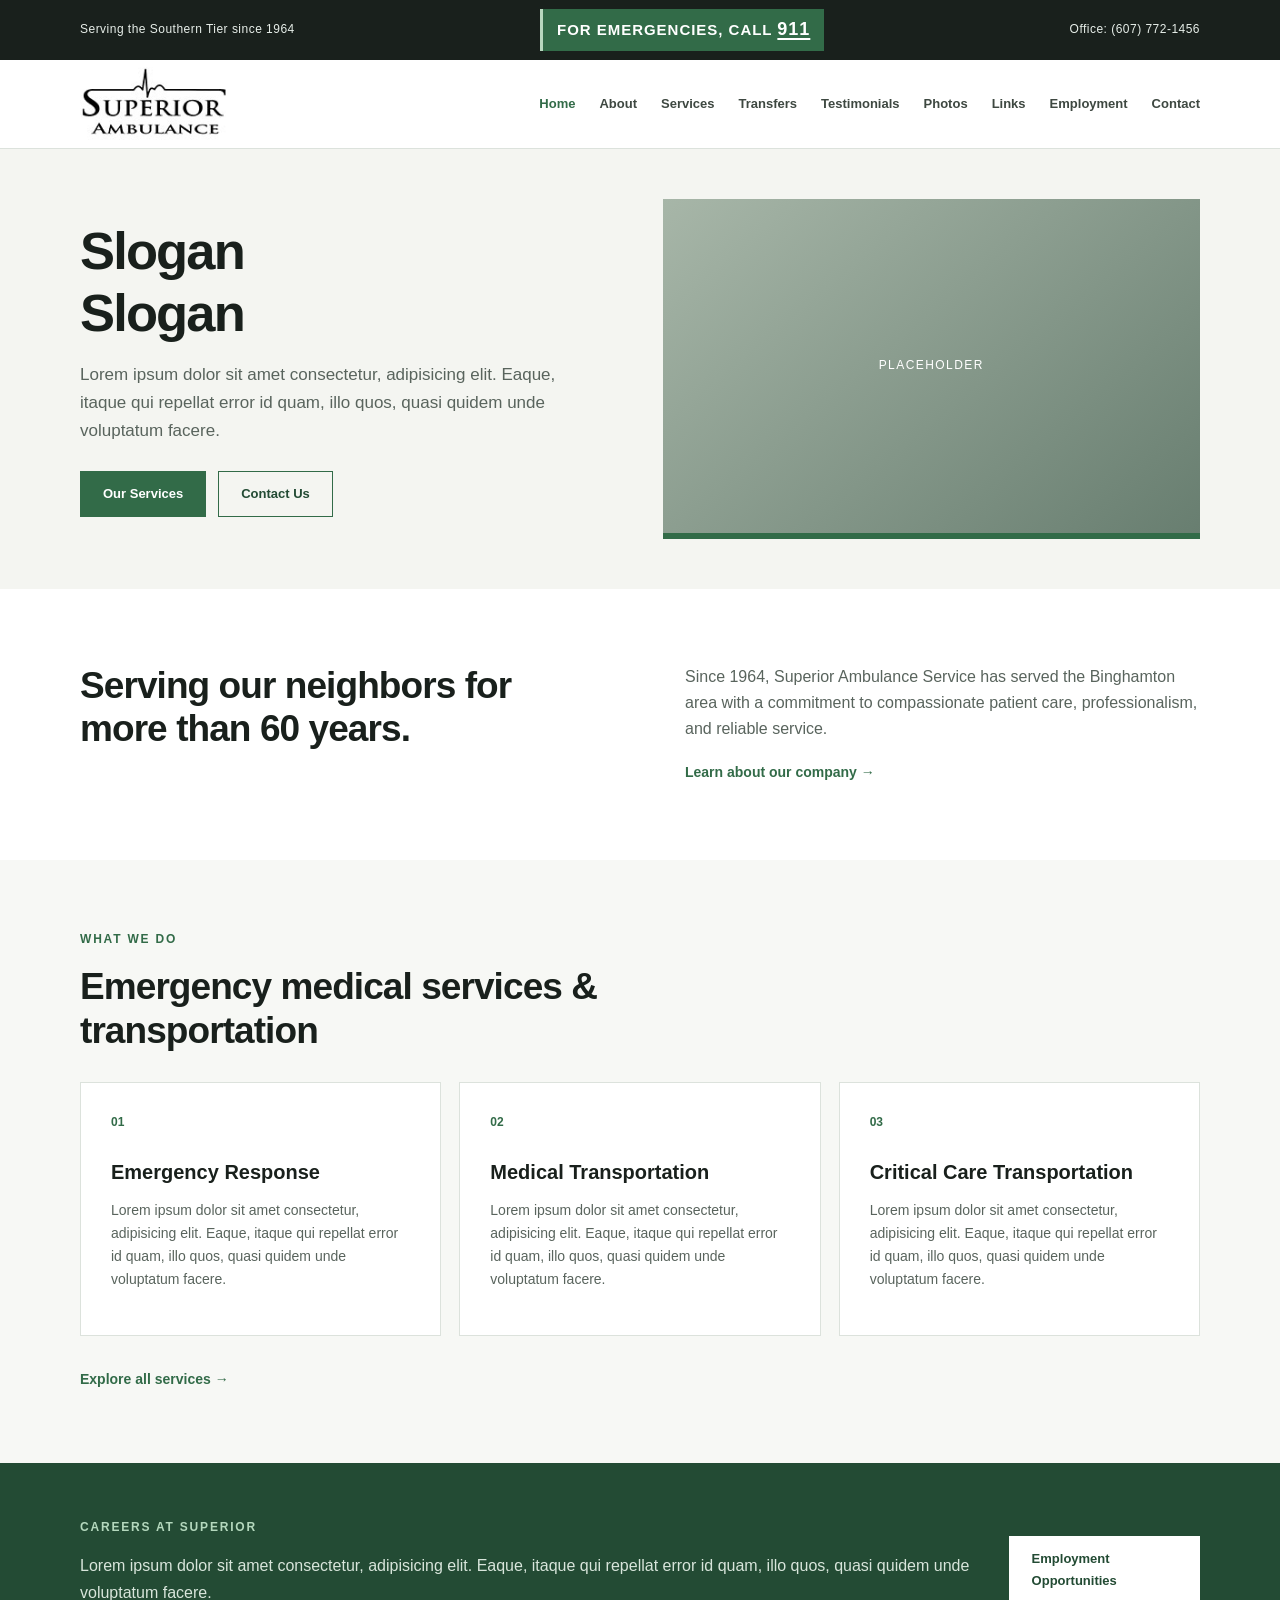
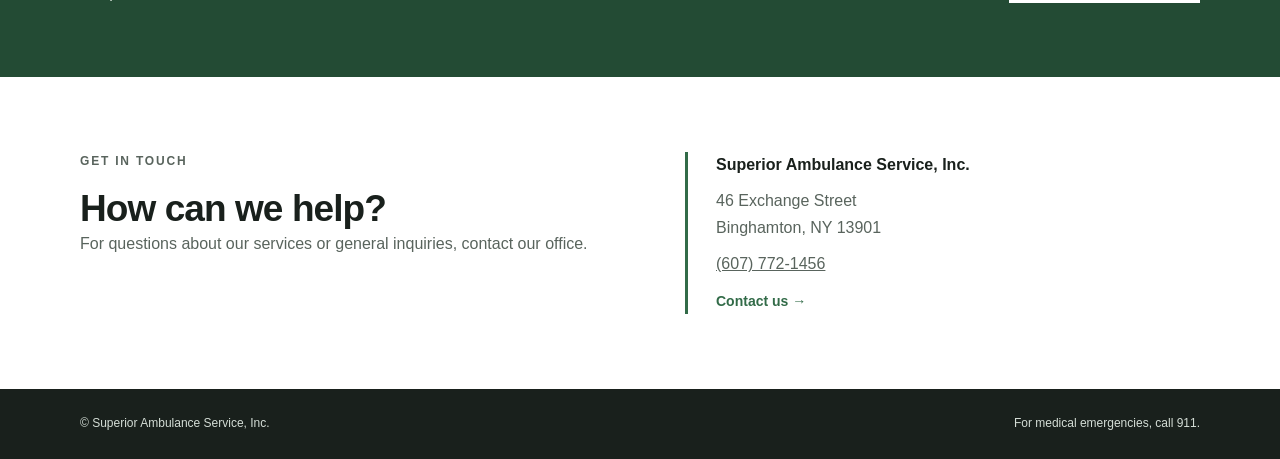
<file: index.html>
<!DOCTYPE html>
<html lang="en">
  <head>
    <meta charset="utf-8" />
    <meta content="width=device-width, initial-scale=1" name="viewport" />
    <meta
      content="Superior Ambulance Service provides emergency medical services and medical transportation in the Binghamton region."
      name="description"
    />
    <title>Superior Ambulance Service | Binghamton, NY</title>
    <link href="styles.css" rel="stylesheet" />
  </head>
  <body>
    <div class="topbar">
      <div class="wrap">
        <span>Serving the Southern Tier since 1964</span>
        <strong class="emergency-notice">
          FOR EMERGENCIES, CALL
          <a href="tel:911">911</a>
        </strong>
        <a class="top-phone" href="tel:+16077721456">Office: (607) 772-1456</a>
      </div>
    </div>
    <header class="site-header">
      <div class="wrap header-inner">
        <a aria-label="Superior Ambulance Service home" class="brand" href="index.html">
          <img class="brand-logo" src="logo.jpg" alt="Superior Ambulance" width="167" height="80" />
        </a>
        <nav aria-label="Main navigation">
          <a aria-current="page" class="active" href="index.html">Home</a>
          <a href="about.html">About</a>
          <a href="services.html">Services</a>
          <a href="ems-level-of-care.html">Transfers</a>
          <a href="testimonials.html">Testimonials</a>
          <a
            href="https://www.facebook.com/superior.ny.ems/photos_stream?tab=photos_albums"
            rel="noopener noreferrer"
            target="_blank"
          >
            Photos
          </a>
          <a href="links.html">Links</a>
          <a href="employment.html">Employment</a>
          <a href="contact.html">Contact</a>
        </nav>
      </div>
    </header>
    <main>
      <section class="hero">
        <div class="wrap hero-inner">
          <div class="hero-copy">
            <h1>
              Slogan
              <br />
              Slogan
            </h1>
            <p>Lorem ipsum dolor sit amet consectetur, adipisicing elit. Eaque, itaque qui repellat error id quam, illo quos, quasi quidem unde voluptatum facere.</p>
            <div class="actions">
              <a class="button" href="services.html">Our Services</a>
              <a class="button outline" href="contact.html">Contact Us</a>
            </div>
          </div>
          <div aria-label="Place a photograph of a Superior ambulance here" class="hero-photo" role="img">
            <span>PLACEHOLDER</span>
          </div>
        </div>
      </section>
      <section class="intro wrap">
        <div>
          <h2>Serving our neighbors for more than 60 years.</h2>
        </div>
        <div>
          <p>
            Since 1964, Superior Ambulance Service has served the Binghamton area with a commitment to compassionate
            patient care, professionalism, and reliable service.
          </p>
          <a class="text-link" href="about.html">Learn about our company →</a>
        </div>
      </section>
      <section class="services">
        <div class="wrap">
          <p class="eyebrow">WHAT WE DO</p>
          <h2>Emergency medical services &amp; transportation</h2>
          <div class="cards">
            <article>
              <span class="card-number">01</span>
              <h3>Emergency Response</h3>
              <p>Lorem ipsum dolor sit amet consectetur, adipisicing elit. Eaque, itaque qui repellat error id quam, illo quos, quasi quidem unde voluptatum facere.</p>
            </article>
            <article>
              <span class="card-number">02</span>
              <h3>Medical Transportation</h3>
              <p>Lorem ipsum dolor sit amet consectetur, adipisicing elit. Eaque, itaque qui repellat error id quam, illo quos, quasi quidem unde voluptatum facere.</p>
            </article>
            <article>
              <span class="card-number">03</span>
              <h3>Critical Care Transportation</h3>
              <p>Lorem ipsum dolor sit amet consectetur, adipisicing elit. Eaque, itaque qui repellat error id quam, illo quos, quasi quidem unde voluptatum facere.</p>
            </article>
          </div>
          <a class="text-link" href="services.html">Explore all services →</a>
        </div>
      </section>
      <section class="join">
        <div class="wrap join-inner">
          <div>
            <p class="eyebrow">CAREERS AT SUPERIOR</p>
            <h2></h2>
            <p>Lorem ipsum dolor sit amet consectetur, adipisicing elit. Eaque, itaque qui repellat error id quam, illo quos, quasi quidem unde voluptatum facere.</p>
          </div>
          <a class="button light" href="employment.html">Employment Opportunities</a>
        </div>
      </section>
      <section class="contact wrap">
        <div>
          <p class="eyebrow">GET IN TOUCH</p>
          <h2>How can we help?</h2>
          <p>For questions about our services or general inquiries, contact our office.</p>
        </div>
        <div class="contact-details">
          <strong>Superior Ambulance Service, Inc.</strong>
          <p>
            46 Exchange Street
            <br />
            Binghamton, NY 13901
          </p>
          <p><a href="tel:+16077721456">(607) 772-1456</a></p>
          <a class="text-link" href="contact.html">Contact us →</a>
        </div>
      </section>
    </main>
    <footer>
      <div class="wrap footer-inner">
        <span>© Superior Ambulance Service, Inc.</span>
        <span>For medical emergencies, call 911.</span>
      </div>
    </footer>
  </body>
</html>
</file>
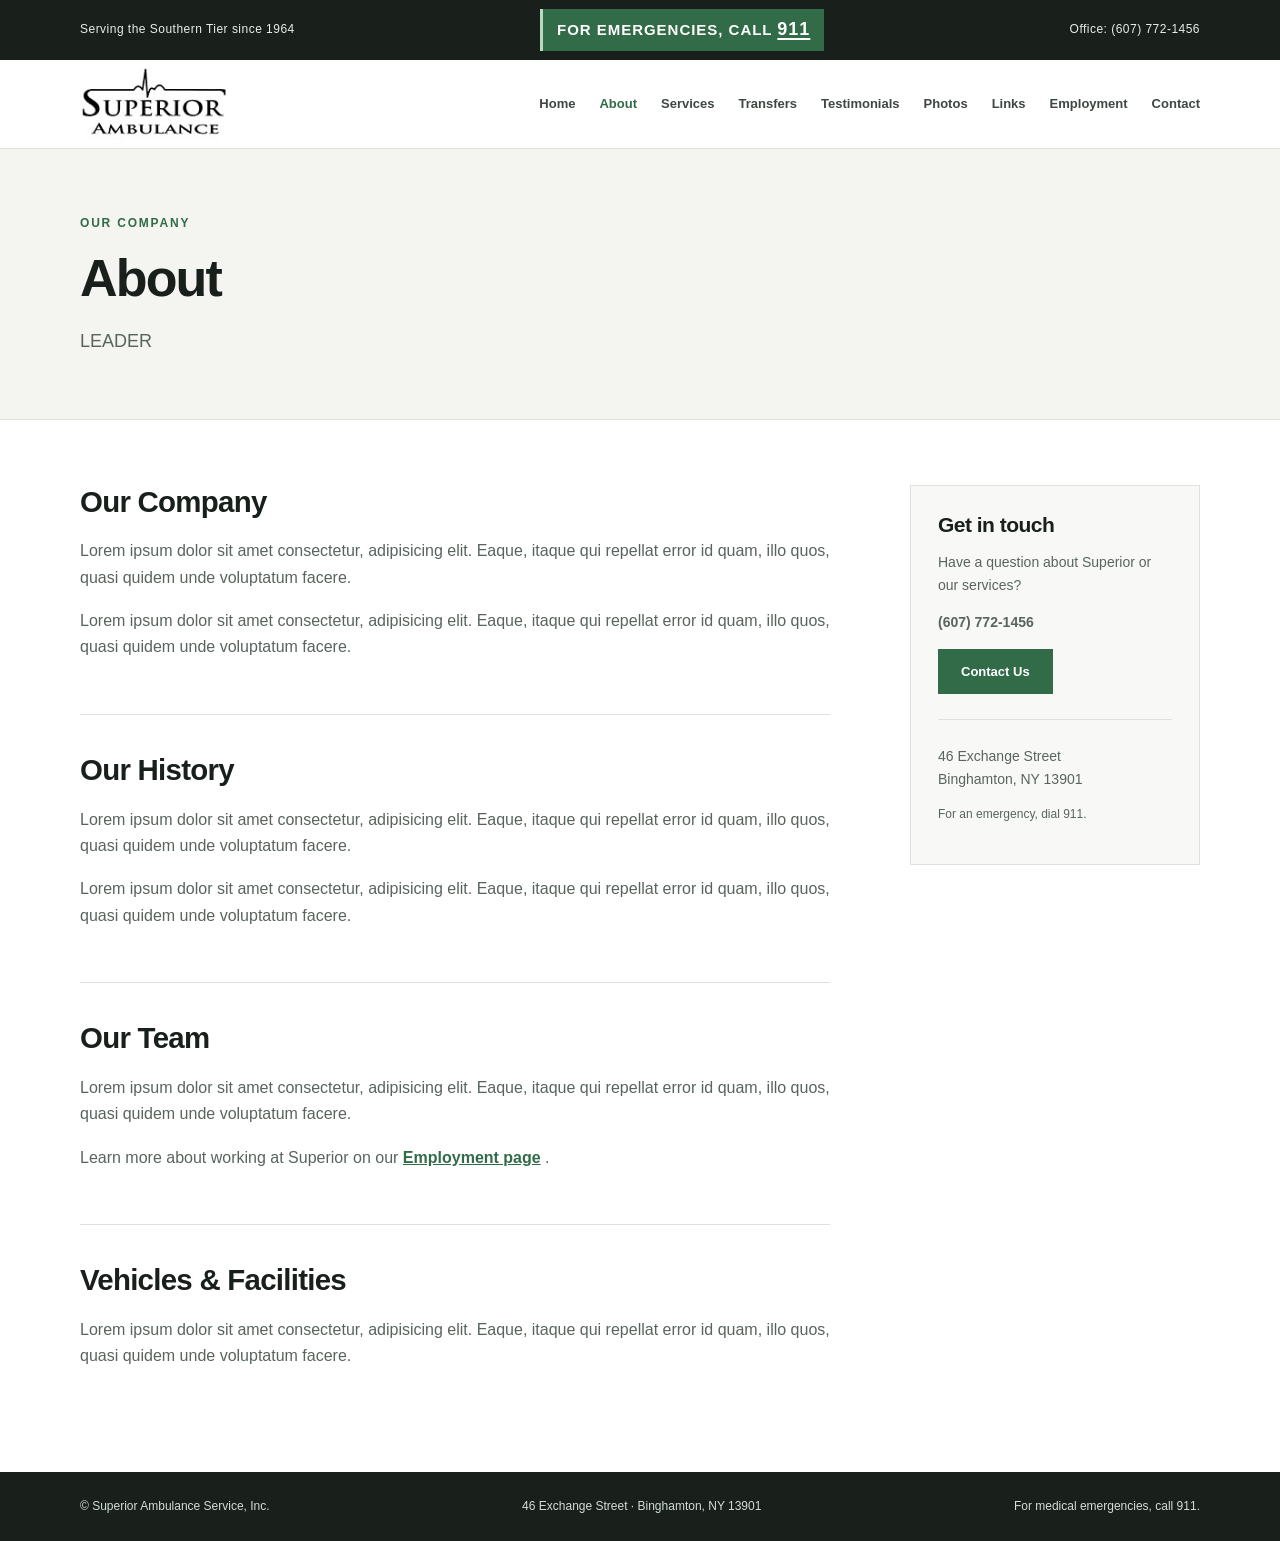
<file: about.html>
<!DOCTYPE html>
<html lang="en">
  <head>
    <meta charset="utf-8" />
    <meta content="width=device-width, initial-scale=1" name="viewport" />
    <meta
      content="Learn about the people, history, and commitment behind Superior Ambulance Service."
      name="description"
    />
    <title>About | Superior Ambulance Service</title>
    <link href="styles.css" rel="stylesheet" />
  </head>
  <body>
    <div class="topbar">
      <div class="wrap">
        <span>Serving the Southern Tier since 1964</span>
        <strong class="emergency-notice">
          FOR EMERGENCIES, CALL
          <a href="tel:911">911</a>
        </strong>
        <a class="top-phone" href="tel:+16077721456">Office: (607) 772-1456</a>
      </div>
    </div>
    <header class="site-header">
      <div class="wrap header-inner">
        <a aria-label="Superior Ambulance Service home" class="brand" href="index.html">
          <img class="brand-logo" src="logo.jpg" alt="Superior Ambulance" width="167" height="80" />
        </a>
        <nav aria-label="Main navigation">
          <a href="index.html">Home</a>
          <a aria-current="page" class="active" href="about.html">About</a>
          <a href="services.html">Services</a>
          <a href="ems-level-of-care.html">Transfers</a>
          <a href="testimonials.html">Testimonials</a>
          <a
            href="https://www.facebook.com/superior.ny.ems/photos_stream?tab=photos_albums"
            rel="noopener noreferrer"
            target="_blank"
          >
            Photos
          </a>
          <a href="links.html">Links</a>
          <a href="employment.html">Employment</a>
          <a href="contact.html">Contact</a>
        </nav>
      </div>
    </header>
    <main>
      <section class="page-banner">
        <div class="wrap">
          <p class="eyebrow">OUR COMPANY</p>
          <h1>About</h1>
          <p class="page-lead">LEADER</p>
        </div>
      </section>
      <div class="wrap interior-layout">
        <div class="main-column">
          <section class="content-section" id="company">
            <h2>Our Company</h2>
            <p>
              Lorem ipsum dolor sit amet consectetur, adipisicing elit. Eaque, itaque qui repellat error id quam, illo quos, quasi quidem unde voluptatum facere.
            </p>
            <p>
              Lorem ipsum dolor sit amet consectetur, adipisicing elit. Eaque, itaque qui repellat error id quam, illo quos, quasi quidem unde voluptatum facere.
            </p>
          </section>
          <section class="content-section" id="history">
            <h2>Our History</h2>
            <p>
              Lorem ipsum dolor sit amet consectetur, adipisicing elit. Eaque, itaque qui repellat error id quam, illo quos, quasi quidem unde voluptatum facere.
            </p>
            <p>
              Lorem ipsum dolor sit amet consectetur, adipisicing elit. Eaque, itaque qui repellat error id quam, illo quos, quasi quidem unde voluptatum facere.
            </p>
          </section>
          <section class="content-section" id="team">
            <h2>Our Team</h2>
            <p>
              Lorem ipsum dolor sit amet consectetur, adipisicing elit. Eaque, itaque qui repellat error id quam, illo quos, quasi quidem unde voluptatum facere.
            </p>
            <p>
              Learn more about working at Superior on our
              <a class="inline-link" href="employment.html">Employment page</a>
              .
            </p>
          </section>
          <section class="content-section" id="facilities">
            <h2>Vehicles &amp; Facilities</h2>
            <p>
              Lorem ipsum dolor sit amet consectetur, adipisicing elit. Eaque, itaque qui repellat error id quam, illo quos, quasi quidem unde voluptatum facere.
            </p>
          </section>
        </div>
        <aside class="side-panel">
          <h2>Get in touch</h2>
          <p>Have a question about Superior or our services?</p>
          <p><strong>(607) 772-1456</strong></p>
          <a class="button" href="contact.html">Contact Us</a>
          <hr />
          <p>
            46 Exchange Street
            <br />
            Binghamton, NY 13901
          </p>
          <p class="aside-note">For an emergency, dial 911.</p>
        </aside>
      </div>
    </main>
    <footer>
      <div class="wrap footer-inner">
        <span>© Superior Ambulance Service, Inc.</span>
        <span>46 Exchange Street · Binghamton, NY 13901</span>
        <span>For medical emergencies, call 911.</span>
      </div>
    </footer>
  </body>
</html>
</file>
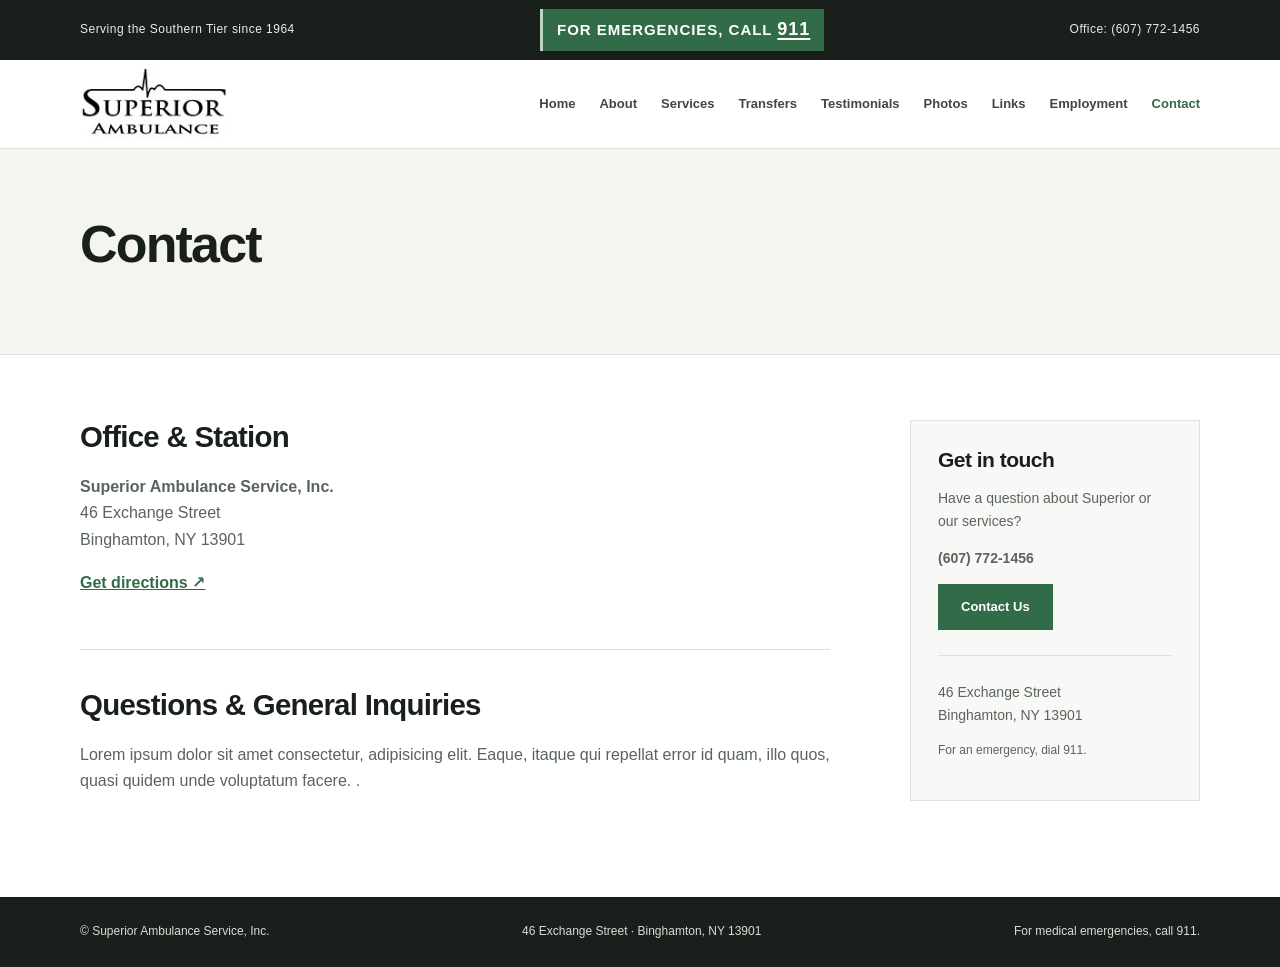
<file: contact.html>
<!DOCTYPE html>
<html lang="en">
  <head>
    <meta charset="utf-8" />
    <meta content="width=device-width, initial-scale=1" name="viewport" />
    <meta
      content="Reach Superior Ambulance Service for service questions and general information."
      name="description"
    />
    <title>Contact | Superior Ambulance Service</title>
    <link href="styles.css" rel="stylesheet" />
  </head>
  <body>
    <div class="topbar">
      <div class="wrap">
        <span>Serving the Southern Tier since 1964</span>
        <strong class="emergency-notice">
          FOR EMERGENCIES, CALL
          <a href="tel:911">911</a>
        </strong>
        <a class="top-phone" href="tel:+16077721456">Office: (607) 772-1456</a>
      </div>
    </div>
    <header class="site-header">
      <div class="wrap header-inner">
        <a aria-label="Superior Ambulance Service home" class="brand" href="index.html">
          <img class="brand-logo" src="logo.jpg" alt="Superior Ambulance" width="167" height="80" />
        </a>
        <nav aria-label="Main navigation">
          <a href="index.html">Home</a>
          <a href="about.html">About</a>
          <a href="services.html">Services</a>
          <a href="ems-level-of-care.html">Transfers</a>
          <a href="testimonials.html">Testimonials</a>
          <a
            href="https://www.facebook.com/superior.ny.ems/photos_stream?tab=photos_albums"
            rel="noopener noreferrer"
            target="_blank"
          >
            Photos
          </a>
          <a href="links.html">Links</a>
          <a href="employment.html">Employment</a>
          <a aria-current="page" class="active" href="contact.html">Contact</a>
        </nav>
      </div>
    </header>
    <main>
      <section class="page-banner">
        <div class="wrap">
          <h1>Contact</h1>
          <p class="page-lead"></p>
        </div>
      </section>
      <div class="wrap interior-layout">
        <div class="main-column">
          <section class="content-section">
            <h2>Office &amp; Station</h2>
            <p>
              <strong>Superior Ambulance Service, Inc.</strong>
              <br />
              46 Exchange Street
              <br />
              Binghamton, NY 13901
            </p>
            <p>
              <a
                class="inline-link"
                href="https://www.google.com/maps/search/?api=1&amp;query=46+Exchange+Street+Binghamton+NY+13901"
                rel="noopener noreferrer"
                target="_blank"
              >
                Get directions ↗
              </a>
            </p>
          </section>

          <section class="content-section">
            <h2>Questions &amp; General Inquiries</h2>
            <p>
              Lorem ipsum dolor sit amet consectetur, adipisicing elit. Eaque, itaque qui repellat error id quam, illo quos, quasi quidem unde voluptatum facere.
              .
            </p>
          </section>
        </div>
        <aside class="side-panel">
          <h2>Get in touch</h2>
          <p>Have a question about Superior or our services?</p>
          <p><strong>(607) 772-1456</strong></p>
          <a class="button" href="contact.html">Contact Us</a>
          <hr />
          <p>
            46 Exchange Street
            <br />
            Binghamton, NY 13901
          </p>
          <p class="aside-note">For an emergency, dial 911.</p>
        </aside>
      </div>
    </main>
    <footer>
      <div class="wrap footer-inner">
        <span>© Superior Ambulance Service, Inc.</span>
        <span>46 Exchange Street · Binghamton, NY 13901</span>
        <span>For medical emergencies, call 911.</span>
      </div>
    </footer>
  </body>
</html>
</file>
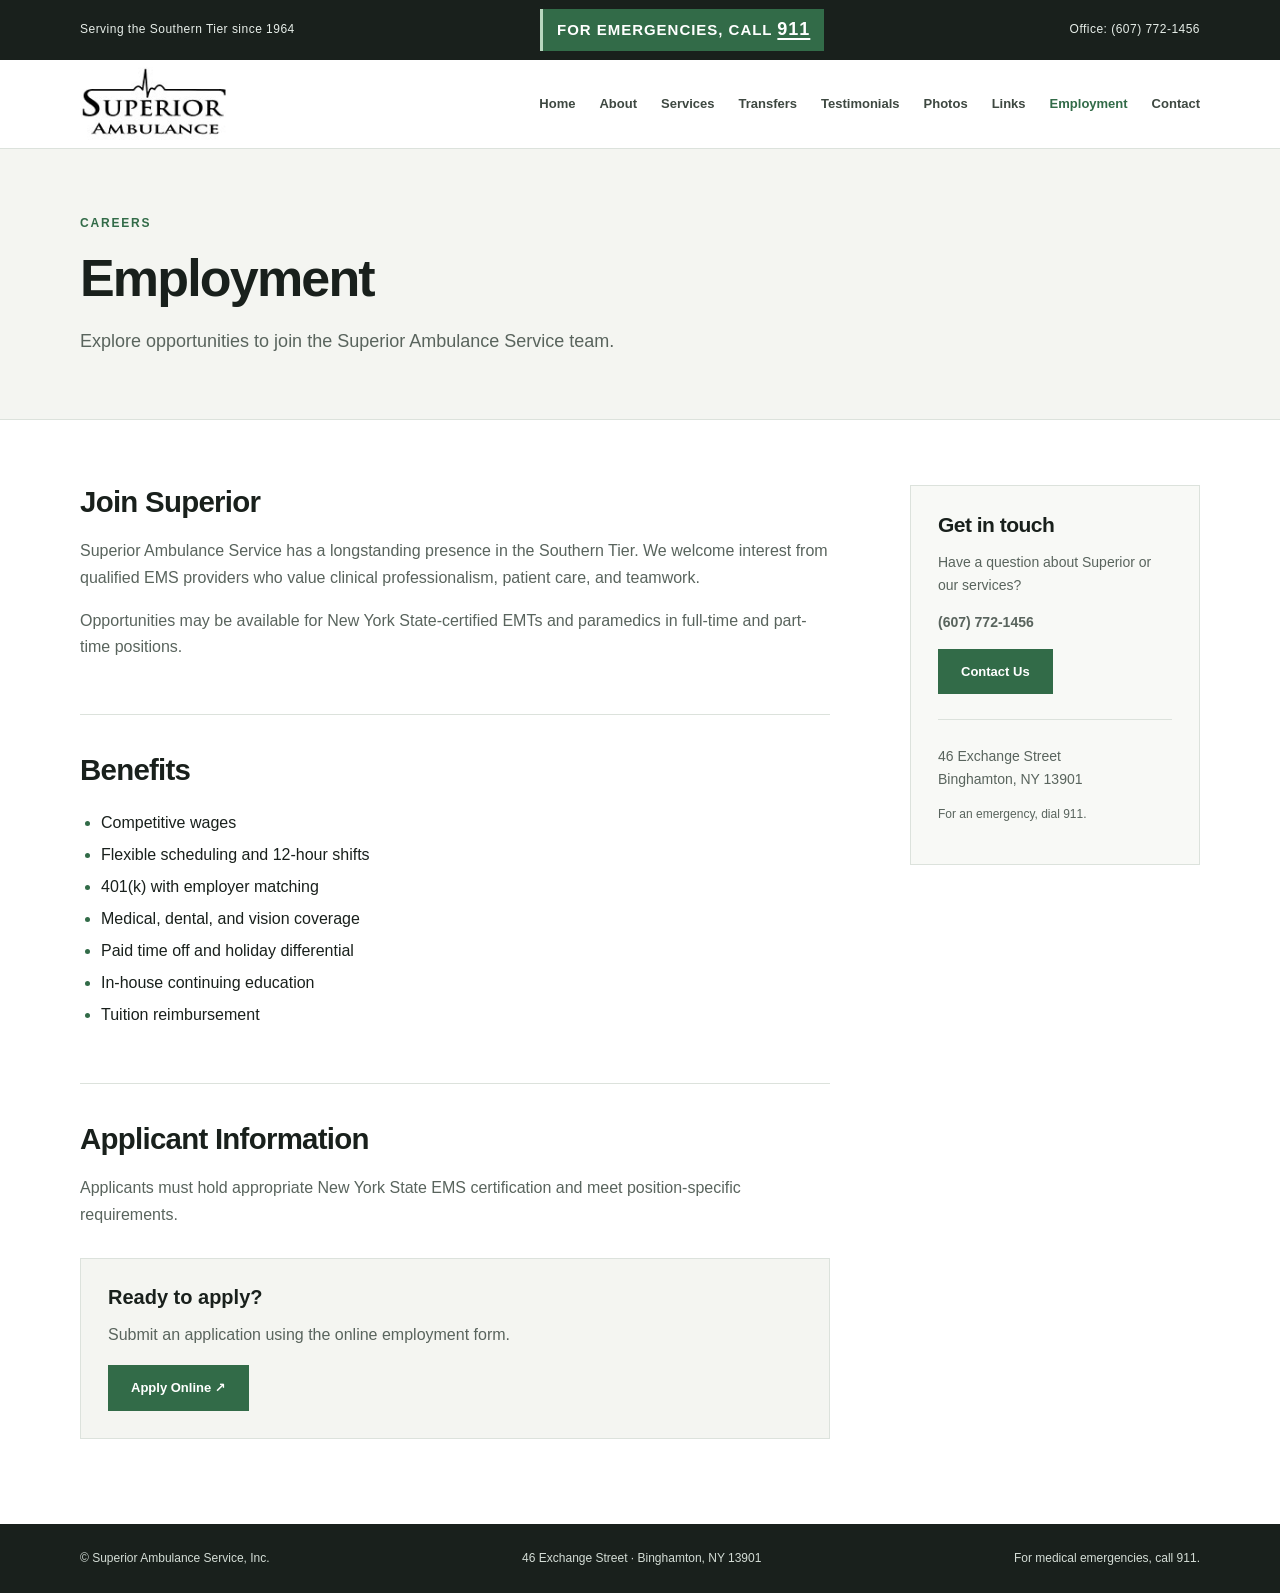
<file: employment.html>
<!DOCTYPE html>
<html lang="en">
  <head>
    <meta charset="utf-8" />
    <meta content="width=device-width, initial-scale=1" name="viewport" />
    <meta content="Explore opportunities to join the Superior Ambulance Service team." name="description" />
    <title>Employment | Superior Ambulance Service</title>
    <link href="styles.css" rel="stylesheet" />
  </head>
  <body>
    <div class="topbar">
      <div class="wrap">
        <span>Serving the Southern Tier since 1964</span>
        <strong class="emergency-notice">
          FOR EMERGENCIES, CALL
          <a href="tel:911">911</a>
        </strong>
        <a class="top-phone" href="tel:+16077721456">Office: (607) 772-1456</a>
      </div>
    </div>
    <header class="site-header">
      <div class="wrap header-inner">
        <a aria-label="Superior Ambulance Service home" class="brand" href="index.html">
          <img class="brand-logo" src="logo.jpg" alt="Superior Ambulance" width="167" height="80" />
        </a>
        <nav aria-label="Main navigation">
          <a href="index.html">Home</a>
          <a href="about.html">About</a>
          <a href="services.html">Services</a>
          <a href="ems-level-of-care.html">Transfers</a>
          <a href="testimonials.html">Testimonials</a>
          <a
            href="https://www.facebook.com/superior.ny.ems/photos_stream?tab=photos_albums"
            rel="noopener noreferrer"
            target="_blank"
          >
            Photos
          </a>
          <a href="links.html">Links</a>
          <a aria-current="page" class="active" href="employment.html">Employment</a>
          <a href="contact.html">Contact</a>
        </nav>
      </div>
    </header>
    <main>
      <section class="page-banner">
        <div class="wrap">
          <p class="eyebrow">CAREERS</p>
          <h1>Employment</h1>
          <p class="page-lead">Explore opportunities to join the Superior Ambulance Service team.</p>
        </div>
      </section>
      <div class="wrap interior-layout">
        <div class="main-column">
          <section class="content-section">
            <h2>Join Superior</h2>
            <p>
              Superior Ambulance Service has a longstanding presence in the Southern Tier. We welcome interest from
              qualified EMS providers who value clinical professionalism, patient care, and teamwork.
            </p>
            <p>
              Opportunities may be available for New York State-certified EMTs and paramedics in full-time and part-time
              positions.
            </p>
          </section>
          <section class="content-section">
            <h2>Benefits</h2>
            <ul class="check-list">
              <li>Competitive wages</li>
              <li>Flexible scheduling and 12-hour shifts</li>
              <li>401(k) with employer matching</li>
              <li>Medical, dental, and vision coverage</li>
              <li>Paid time off and holiday differential</li>
              <li>In-house continuing education</li>
              <li>Tuition reimbursement</li>
            </ul>
          </section>
          <section class="content-section">
            <h2>Applicant Information</h2>
            <p>
              Applicants must hold appropriate New York State EMS certification and meet position-specific requirements.
            </p>
            <div class="callout">
              <h3>Ready to apply?</h3>
              <p>Submit an application using the online employment form.</p>
              <a class="button" href="https://superiorems.com/onlineapp.php" rel="noopener noreferrer" target="_blank">
                Apply Online ↗
              </a>
            </div>
          </section>
        </div>
        <aside class="side-panel">
          <h2>Get in touch</h2>
          <p>Have a question about Superior or our services?</p>
          <p><strong>(607) 772-1456</strong></p>
          <a class="button" href="contact.html">Contact Us</a>
          <hr />
          <p>
            46 Exchange Street
            <br />
            Binghamton, NY 13901
          </p>
          <p class="aside-note">For an emergency, dial 911.</p>
        </aside>
      </div>
    </main>
    <footer>
      <div class="wrap footer-inner">
        <span>© Superior Ambulance Service, Inc.</span>
        <span>46 Exchange Street · Binghamton, NY 13901</span>
        <span>For medical emergencies, call 911.</span>
      </div>
    </footer>
  </body>
</html>
</file>
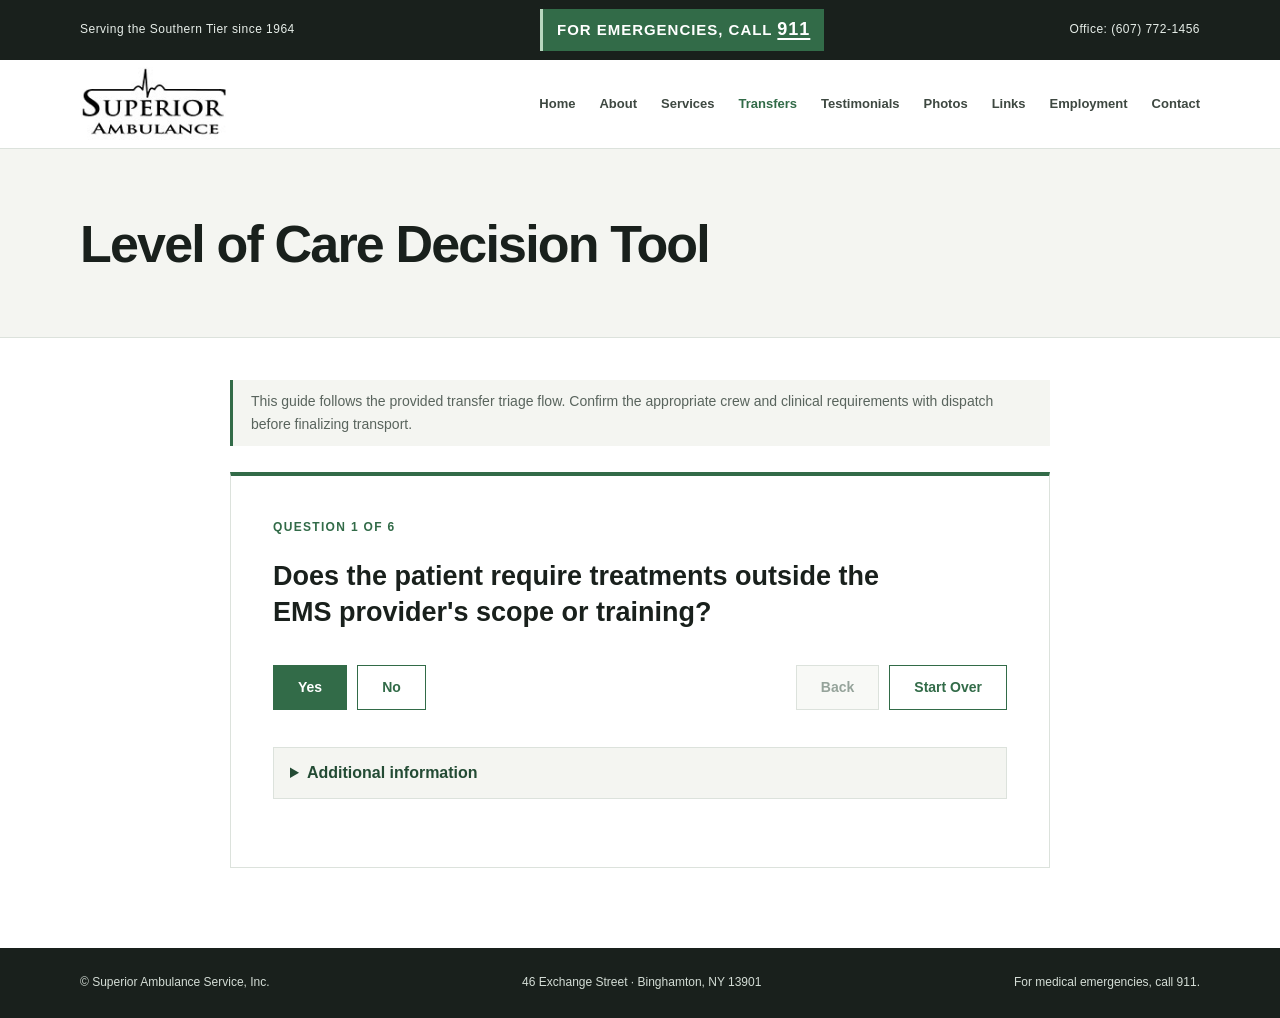
<file: ems-level-of-care.html>
<!doctype html>

<html lang="en">
    <head>
        <meta charset="utf-8" />
        <meta content="width=device-width, initial-scale=1" name="viewport" />
        <meta
            content="Interactive interfacility transport level-of-care decision tool for transfer planning."
            name="description"
        />
        <title>Interfacility Transfers | Superior Ambulance Service</title>
        <link href="styles.css" rel="stylesheet" />
    </head>
    <body>
        <div class="topbar">
            <div class="wrap">
                <span>Serving the Southern Tier since 1964</span>
                <strong class="emergency-notice">
                    FOR EMERGENCIES, CALL
                    <a href="tel:911">911</a>
                </strong>
                <a class="top-phone" href="tel:+16077721456">Office: (607) 772-1456</a>
            </div>
        </div>
        <header class="site-header">
            <div class="wrap header-inner">
                <a aria-label="Superior Ambulance Service home" class="brand" href="index.html">
                    <img alt="Superior Ambulance" class="brand-logo" height="80" src="logo.jpg" width="167" />
                </a>
                <nav aria-label="Main navigation">
                    <a href="index.html">Home</a>
                    <a href="about.html">About</a>
                    <a class="" href="services.html">Services</a>
                    <a aria-current="page" class="active" href="ems-level-of-care.html">Transfers</a>
                    <a href="testimonials.html">Testimonials</a>
                    <a
                        href="https://www.facebook.com/superior.ny.ems/photos_stream?tab=photos_albums"
                        rel="noopener noreferrer"
                        target="_blank"
                    >
                        Photos
                    </a>
                    <a href="links.html">Links</a>
                    <a href="employment.html">Employment</a>
                    <a href="contact.html">Contact</a>
                </nav>
            </div>
        </header>
        <main>
            <section class="page-banner">
                <div class="wrap">
                    <h1>Level of Care Decision Tool</h1>
                </div>
            </section>
            <div class="wrap transfer-layout">
                <div class="transfer-intro">
                    This guide follows the provided transfer triage flow. Confirm the appropriate crew and clinical
                    requirements with dispatch before finalizing transport.
                </div>
                <i class="t" id="q1"></i>
                <i class="t" id="q2"></i>
                <i class="t" id="q3"></i>
                <i class="t" id="q4"></i>
                <i class="t" id="q5"></i>
                <i class="t" id="q6"></i>
                <i class="t" id="r1"></i>
                <i class="t" id="r2"></i>
                <i class="t" id="r3"></i>
                <i class="t" id="r4"></i>
                <i class="t" id="r5"></i>
                <i class="t" id="r6"></i>
                <i class="t" id="r7"></i>
                <section aria-label="Level of care questions" class="transfer-card">
                    <div class="panel" id="p1">
                        <p class="step mono">Question 1 of 6</p>
                        <p class="q">
                            Does the patient require treatments outside the EMS provider's scope or training?
                        </p>
                        
                        <div class="actions">
                            <a class="transfer-btn" href="#r1">Yes</a>
                            <a class="transfer-btn" href="#q2">No</a>
                            <span class="gap"></span>
                            <span class="transfer-btn off">Back</span>
                            <a class="transfer-btn" href="#q1">Start Over</a>
                        </div>
                        <details class="transfer-details">
                            <summary>Additional information</summary>
                            <div class="transfer-details-content">
                                <ul>
                                    <li>Item</li>
                                    <li>Item</li>
                                    <li>Item</li>
                                </ul>
                            </div>
                        </details>
                    </div>
                    <div class="panel" id="p2">
                        <p class="step mono">Question 2 of 6</p>
                        <p class="q">Are blood products initiated and running?</p>
                        <div class="actions">
                            <a class="transfer-btn" href="#r2">Yes</a>
                            <a class="transfer-btn" href="#q3">No</a>
                            <span class="gap"></span>
                            <a class="transfer-btn" href="#q1">Back</a>
                            <a class="transfer-btn" href="#q1">Start Over</a>
                        </div>
                    </div>
                    <div class="panel" id="p3">
                        <p class="step mono">Question 3 of 6</p>
                        <p class="q">Is continuous cardiac monitoring required?</p>
                        <div class="actions">
                            <a class="transfer-btn" href="#r3">Yes</a>
                            <a class="transfer-btn" href="#q4">No</a>
                            <span class="gap"></span>
                            <a class="transfer-btn" href="#q2">Back</a>
                            <a class="transfer-btn" href="#q1">Start Over</a>
                        </div>
                    </div>
                    <div class="panel" id="p4">
                        <p class="step mono">Question 4 of 6</p>
                        <p class="q">Are standard IV infusions (drips, medications) running?</p>
                        <div class="actions">
                            <a class="transfer-btn" href="#r4">Yes</a>
                            <a class="transfer-btn" href="#q5">No</a>
                            <span class="gap"></span>
                            <a class="transfer-btn" href="#q3">Back</a>
                            <a class="transfer-btn" href="#q1">Start Over</a>
                        </div>
                    </div>
                    <div class="panel" id="p5">
                        <p class="step mono">Question 5 of 6</p>
                        <p class="q">
                            Are there simple IV fluids (D5W, Normal Saline, Lactated Ringers) with NO medications?
                        </p>
                        <div class="actions">
                            <a class="transfer-btn" href="#r5">Yes</a>
                            <a class="transfer-btn" href="#q6">No</a>
                            <span class="gap"></span>
                            <a class="transfer-btn" href="#q4">Back</a>
                            <a class="transfer-btn" href="#q1">Start Over</a>
                        </div>
                    </div>
                    <div class="panel" id="p6">
                        <p class="step mono">Question 6 of 6</p>
                        <p class="q">Is there a secured saline lock only (no fluids or medications)?</p>
                        <div class="actions">
                            <a class="transfer-btn" href="#r6">Yes</a>
                            <a class="transfer-btn" href="#r7">No</a>
                            <span class="gap"></span>
                            <a class="transfer-btn" href="#q5">Back</a>
                            <a class="transfer-btn" href="#q1">Start Over</a>
                        </div>
                    </div>
                    <div class="panel" id="pr1">
                        <p class="step mono">Result</p>
                        <p class="result">Hospital Staff Accompaniment Required</p>
                        <p class="note">Treatment is outside the EMS provider's scope or training.</p>
                        <div class="actions">
                            <a class="transfer-btn" href="#q1">Back</a>
                            <a class="transfer-btn" href="#q1">Start Over</a>
                        </div>
                    </div>
                    <div class="panel" id="pr2">
                        <p class="step mono">Result</p>
                        <p class="result">Hospital Staff Accompaniment Required</p>
                        <p class="note">Blood products are initiated and running.</p>
                        <div class="actions">
                            <a class="transfer-btn" href="#q2">Back</a>
                            <a class="transfer-btn" href="#q1">Start Over</a>
                        </div>
                    </div>
                    <div class="panel" id="pr3">
                        <p class="step mono">Result</p>
                        <p class="result">Critical Care (CC) or Paramedic Required</p>
                        <p class="note">Continuous cardiac monitoring is required.</p>
                        <div class="actions">
                            <a class="transfer-btn" href="#q3">Back</a>
                            <a class="transfer-btn" href="#q1">Start Over</a>
                        </div>
                    </div>
                    <div class="panel" id="pr4">
                        <p class="step mono">Result</p>
                        <p class="result">Critical Care (CC) or Paramedic Required</p>
                        <p class="note">Standard IV infusions (drips, medications) are running.</p>
                       
                        <div class="actions">
                            <a class="transfer-btn" href="#q4">Back</a>
                            <a class="transfer-btn" href="#q1">Start Over</a>
                        </div>
                         <details class="transfer-details">
                            <summary>Additional information</summary>
                            <div class="transfer-details-content">
                                <ul>
                                    <li>Item</li>
                                    <li>Item</li>
                                    <li>Item</li>
                                </ul>
                            </div>
                        </details>
                    </div>
                    <div class="panel" id="pr5">
                        <p class="step mono">Result</p>
                        <p class="result">Advanced EMT (AEMT) Required</p>
                        <p class="note">Simple IV fluids without medications (D5W, NS, LR).</p>
                        <div class="actions">
                            <a class="transfer-btn" href="#q5">Back</a>
                            <a class="transfer-btn" href="#q1">Start Over</a>
                        </div>
                    </div>
                    <div class="panel" id="pr6">
                        <p class="step mono">Result</p>
                        <p class="result">EMT Basic Required</p>
                        <p class="note">Secured saline lock only.</p>
                        <div class="actions">
                            <a class="transfer-btn" href="#q6">Back</a>
                            <a class="transfer-btn" href="#q1">Start Over</a>
                        </div>
                    </div>
                    <div class="panel" id="pr7">
                        <p class="step">Result</p>
                        <p class="result">Confirm Transport Requirements</p>
                        <p class="note">
                            No level-of-care recommendation was provided for this pathway in the supplied decision tool.
                            Contact dispatch or the appropriate clinical authority to confirm the transport level.
                        </p>
                        <div class="actions">
                            <a class="transfer-btn secondary" href="#q6">Back</a>
                            <a class="transfer-btn secondary" href="#q1">Start Over</a>
                        </div>
                    </div>
                </section>
            </div>
        </main>
        <footer>
            <div class="wrap footer-inner">
                <span>© Superior Ambulance Service, Inc.</span>
                <span>46 Exchange Street · Binghamton, NY 13901</span>
                <span>For medical emergencies, call 911.</span>
            </div>
        </footer>
    </body>
</html>
</file>
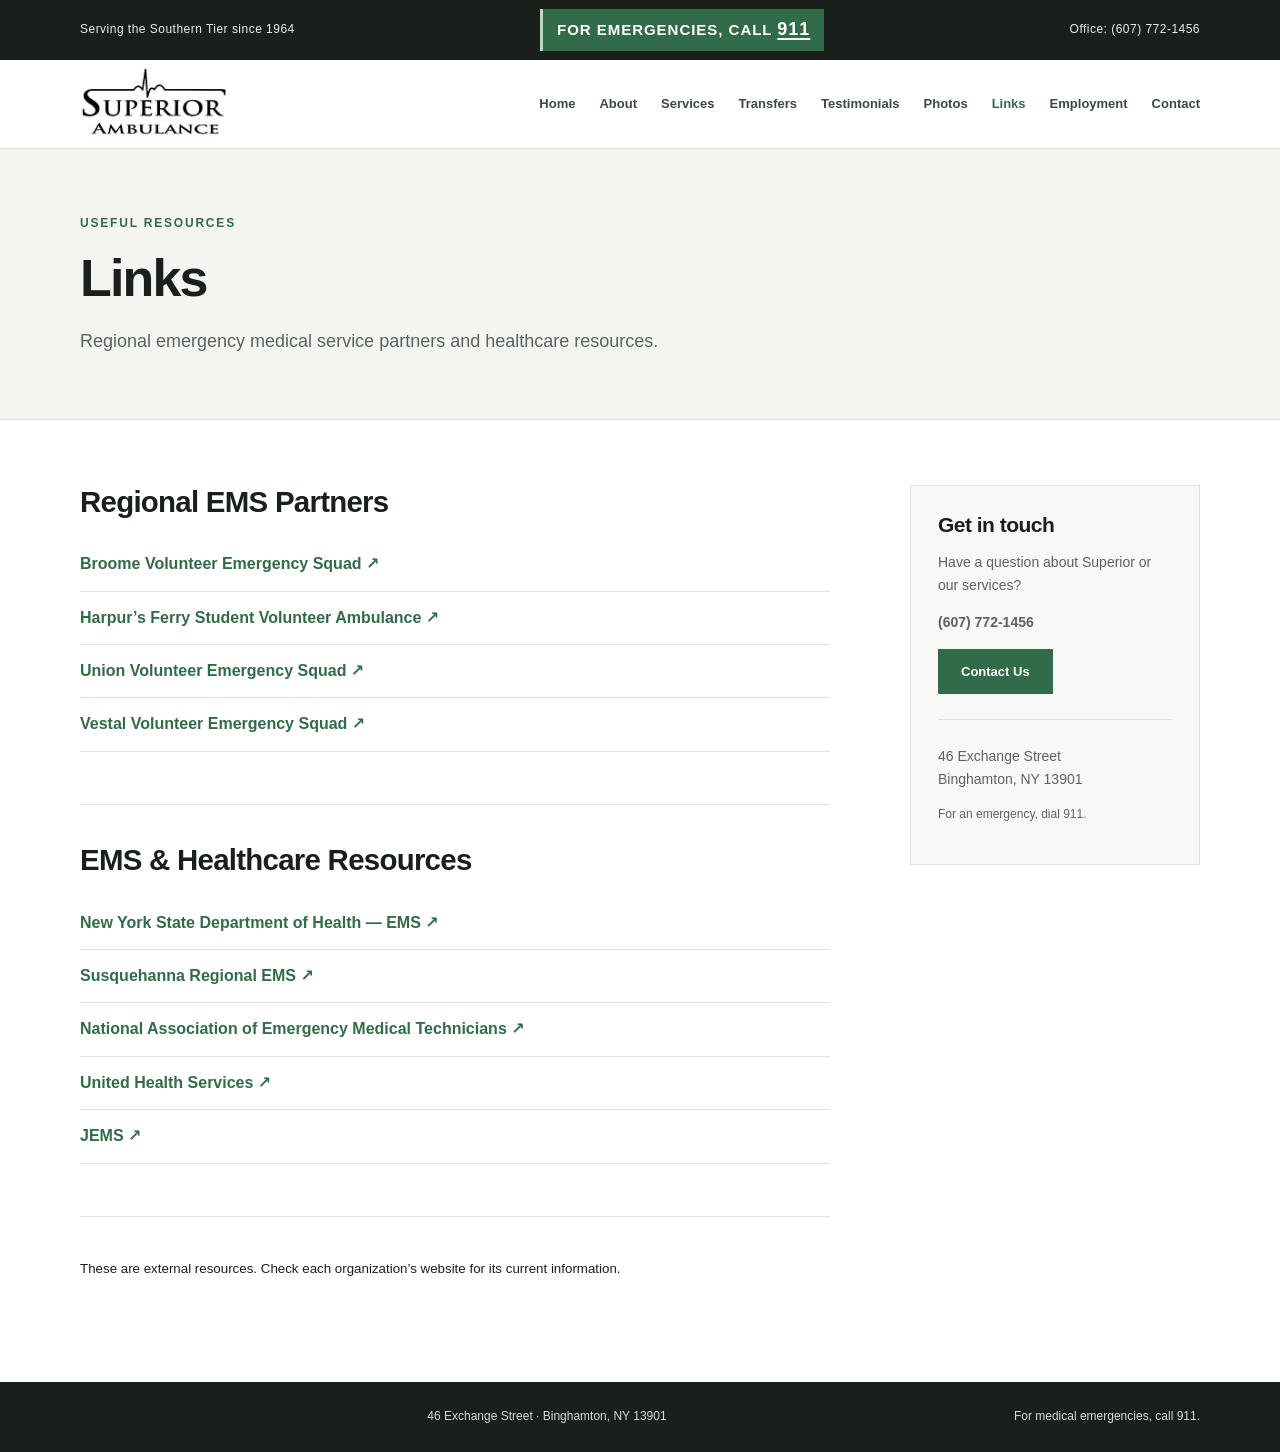
<file: links.html>
<!DOCTYPE html>
<html lang="en">
  <head>
    <meta charset="utf-8" />
    <meta content="width=device-width, initial-scale=1" name="viewport" />
    <meta content="Regional emergency medical service partners and healthcare resources." name="description" />
    <title>Links | Superior Ambulance Service</title>
    <link href="styles.css" rel="stylesheet" />
  </head>
  <body>
    <div class="topbar">
      <div class="wrap">
        <span>Serving the Southern Tier since 1964</span>
        <strong class="emergency-notice">
          FOR EMERGENCIES, CALL
          <a href="tel:911">911</a>
        </strong>
        <a class="top-phone" href="tel:+16077721456">Office: (607) 772-1456</a>
      </div>
    </div>
    <header class="site-header">
      <div class="wrap header-inner">
        <a aria-label="Superior Ambulance Service home" class="brand" href="index.html">
          <img class="brand-logo" src="logo.jpg" alt="Superior Ambulance" width="167" height="80" />
        </a>
        <nav aria-label="Main navigation">
          <a href="index.html">Home</a>
          <a href="about.html">About</a>
          <a href="services.html">Services</a>
          <a href="ems-level-of-care.html">Transfers</a>
          <a href="testimonials.html">Testimonials</a>
          <a
            href="https://www.facebook.com/superior.ny.ems/photos_stream?tab=photos_albums"
            rel="noopener noreferrer"
            target="_blank"
          >
            Photos
          </a>
          <a aria-current="page" class="active" href="links.html">Links</a>
          <a href="employment.html">Employment</a>
          <a href="contact.html">Contact</a>
        </nav>
      </div>
    </header>
    <main>
      <section class="page-banner">
        <div class="wrap">
          <p class="eyebrow">USEFUL RESOURCES</p>
          <h1>Links</h1>
          <p class="page-lead">Regional emergency medical service partners and healthcare resources.</p>
        </div>
      </section>
      <div class="wrap interior-layout">
        <div class="main-column">
          <section class="content-section">
            <h2>Regional EMS Partners</h2>
            <ul class="resource-list">
              <li>
                <a href="https://www.broomeambulance.com" rel="noopener noreferrer" target="_blank">
                  Broome Volunteer Emergency Squad ↗
                </a>
              </li>
              <li>
                <a href="https://harpursferry.org" rel="noopener noreferrer" target="_blank">
                  Harpur’s Ferry Student Volunteer Ambulance ↗
                </a>
              </li>
              <li>
                <a href="https://unionems.com" rel="noopener noreferrer" target="_blank">
                  Union Volunteer Emergency Squad ↗
                </a>
              </li>
              <li>
                <a href="https://vestalems.com" rel="noopener noreferrer" target="_blank">
                  Vestal Volunteer Emergency Squad ↗
                </a>
              </li>
            </ul>
          </section>
          <section class="content-section">
            <h2>EMS &amp; Healthcare Resources</h2>
            <ul class="resource-list">
              <li>
                <a href="https://www.health.ny.gov/professionals/ems/" rel="noopener noreferrer" target="_blank">
                  New York State Department of Health — EMS ↗
                </a>
              </li>
              <li>
                <a href="https://srems.com" rel="noopener noreferrer" target="_blank">Susquehanna Regional EMS ↗</a>
              </li>
              <li>
                <a href="https://www.naemt.org" rel="noopener noreferrer" target="_blank">
                  National Association of Emergency Medical Technicians ↗
                </a>
              </li>
              <li>
                <a href="https://www.nyuhs.org" rel="noopener noreferrer" target="_blank">United Health Services ↗</a>
              </li>
              <li><a href="https://www.jems.com" rel="noopener noreferrer" target="_blank">JEMS ↗</a></li>
            </ul>
          </section>
          <p>
            <small>These are external resources. Check each organization’s website for its current information.</small>
          </p>
        </div>
        <aside class="side-panel">
          <h2>Get in touch</h2>
          <p>Have a question about Superior or our services?</p>
          <p><strong>(607) 772-1456</strong></p>
          <a class="button" href="contact.html">Contact Us</a>
          <hr />
          <p>
            46 Exchange Street
            <br />
            Binghamton, NY 13901
          </p>
          <p class="aside-note">For an emergency, dial 911.</p>
        </aside>
      </div>
    </main>
    <footer>
      <div class="wrap footer-inner">
        <span></span>
        <span>46 Exchange Street · Binghamton, NY 13901</span>
        <span>For medical emergencies, call 911.</span>
      </div>
    </footer>
  </body>
</html>
</file>
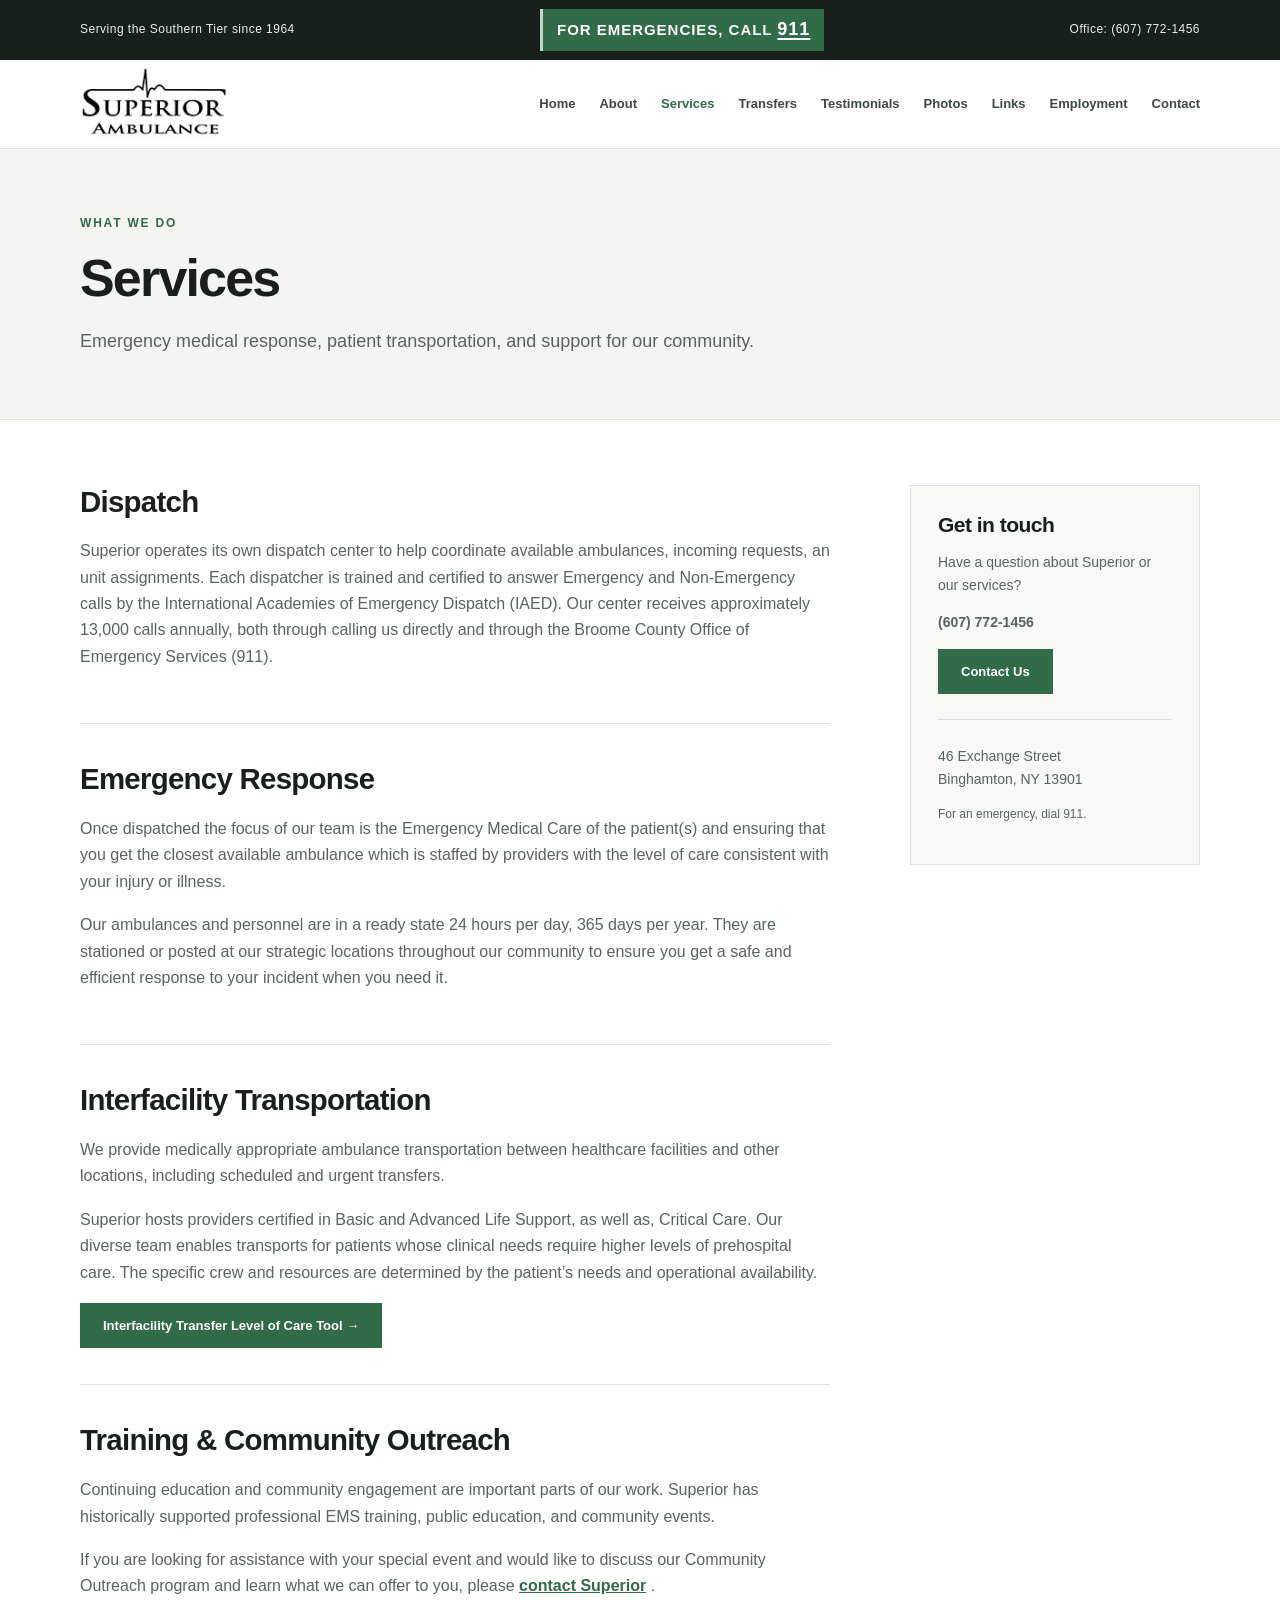
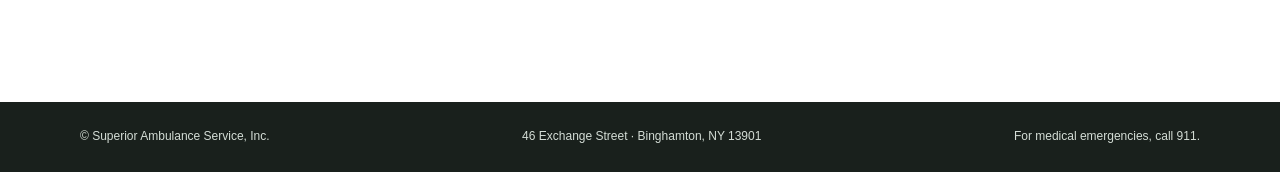
<file: services.html>
<!DOCTYPE html>
<html lang="en">
  <head>
    <meta charset="utf-8" />
    <meta content="width=device-width, initial-scale=1" name="viewport" />
    <meta
      content="Emergency medical response, patient transportation, and support for our community."
      name="description"
    />
    <title>Services | Superior Ambulance Service</title>
    <link href="styles.css" rel="stylesheet" />
  </head>
  <body>
    <div class="topbar">
      <div class="wrap">
        <span>Serving the Southern Tier since 1964</span>
        <strong class="emergency-notice">
          FOR EMERGENCIES, CALL
          <a href="tel:911">911</a>
        </strong>
        <a class="top-phone" href="tel:+16077721456">Office: (607) 772-1456</a>
      </div>
    </div>
    <header class="site-header">
      <div class="wrap header-inner">
        <a aria-label="Superior Ambulance Service home" class="brand" href="index.html">
          <img class="brand-logo" src="logo.jpg" alt="Superior Ambulance" width="167" height="80" />
        </a>
        <nav aria-label="Main navigation">
          <a href="index.html">Home</a>
          <a href="about.html">About</a>
          <a aria-current="page" class="active" href="services.html">Services</a>
          <a href="ems-level-of-care.html">Transfers</a>
          <a href="testimonials.html">Testimonials</a>
          <a
            href="https://www.facebook.com/superior.ny.ems/photos_stream?tab=photos_albums"
            rel="noopener noreferrer"
            target="_blank"
          >
            Photos
          </a>
          <a href="links.html">Links</a>
          <a href="employment.html">Employment</a>
          <a href="contact.html">Contact</a>
        </nav>
      </div>
    </header>
    <main>
      <section class="page-banner">
        <div class="wrap">
          <p class="eyebrow">WHAT WE DO</p>
          <h1>Services</h1>
          <p class="page-lead">Emergency medical response, patient transportation, and support for our community.</p>
        </div>
      </section>
      <div class="wrap interior-layout">
        <div class="main-column">
        <section class="content-section" id="dispatch">
            <h2>Dispatch</h2>
            <p>
              Superior operates its own dispatch center to help coordinate available ambulances, incoming requests, an
              unit assignments. Each dispatcher is trained and certified to answer Emergency and Non-Emergency calls by 
              the International Academies of Emergency Dispatch (IAED). Our center receives approximately 13,000 calls annually, both through calling us directly and through the Broome County Office of Emergency Services (911).
            </p>
          </section>
          <section class="content-section" id="emergency">
            <h2>Emergency Response</h2>
            <p>
              Once dispatched the focus of our team is the Emergency Medical Care of the patient(s) and ensuring that you get the closest available ambulance which is staffed by providers with the level of care consistent with your injury or illness.
            </p>
            <p>
              Our ambulances and personnel are in a ready state 24 hours per day, 365 days per year. They are stationed or posted at our strategic locations throughout our community to ensure you get a safe and efficient response to your incident when you need it.
            </p>
          </section>
          <section class="content-section" id="transport">
            <h2>Interfacility Transportation</h2>
            <p>
              We provide medically appropriate ambulance transportation between healthcare facilities and other
              locations, including scheduled and urgent transfers.
            </p>
            <p>
                Superior hosts providers certified in Basic and Advanced Life Support, as well as, Critical Care. Our diverse team enables transports for patients whose clinical needs require
                higher levels of prehospital care. The specific crew and resources are determined by the patient’s needs
                and operational availability. 
            </p>
            <a class="button" href="ems-level-of-care.html">Interfacility Transfer Level of Care Tool →</a>
          </section>
          <section class="content-section" id="community">
            <h2>Training &amp; Community Outreach</h2>
            <p>
              Continuing education and community engagement are important parts of our work. Superior has historically
              supported professional EMS training, public education, and community events.
            </p>
            <p>
              If you are looking for assistance with your special event and would like to discuss our Community Outreach program and learn what we can offer to you, please
              <a class="inline-link" href="contact.html">contact Superior</a>
              .
            </p>
          </section>
        </div>
        <aside class="side-panel">
          <h2>Get in touch</h2>
          <p>Have a question about Superior or our services?</p>
          <p><strong>(607) 772-1456</strong></p>
          <a class="button" href="contact.html">Contact Us</a>
          <hr />
          <p>
            46 Exchange Street
            <br />
            Binghamton, NY 13901
          </p>
          <p class="aside-note">For an emergency, dial 911.</p>
        </aside>
      </div>
    </main>
    <footer>
      <div class="wrap footer-inner">
        <span>© Superior Ambulance Service, Inc.</span>
        <span>46 Exchange Street · Binghamton, NY 13901</span>
        <span>For medical emergencies, call 911.</span>
      </div>
    </footer>
  </body>
</html>
</file>
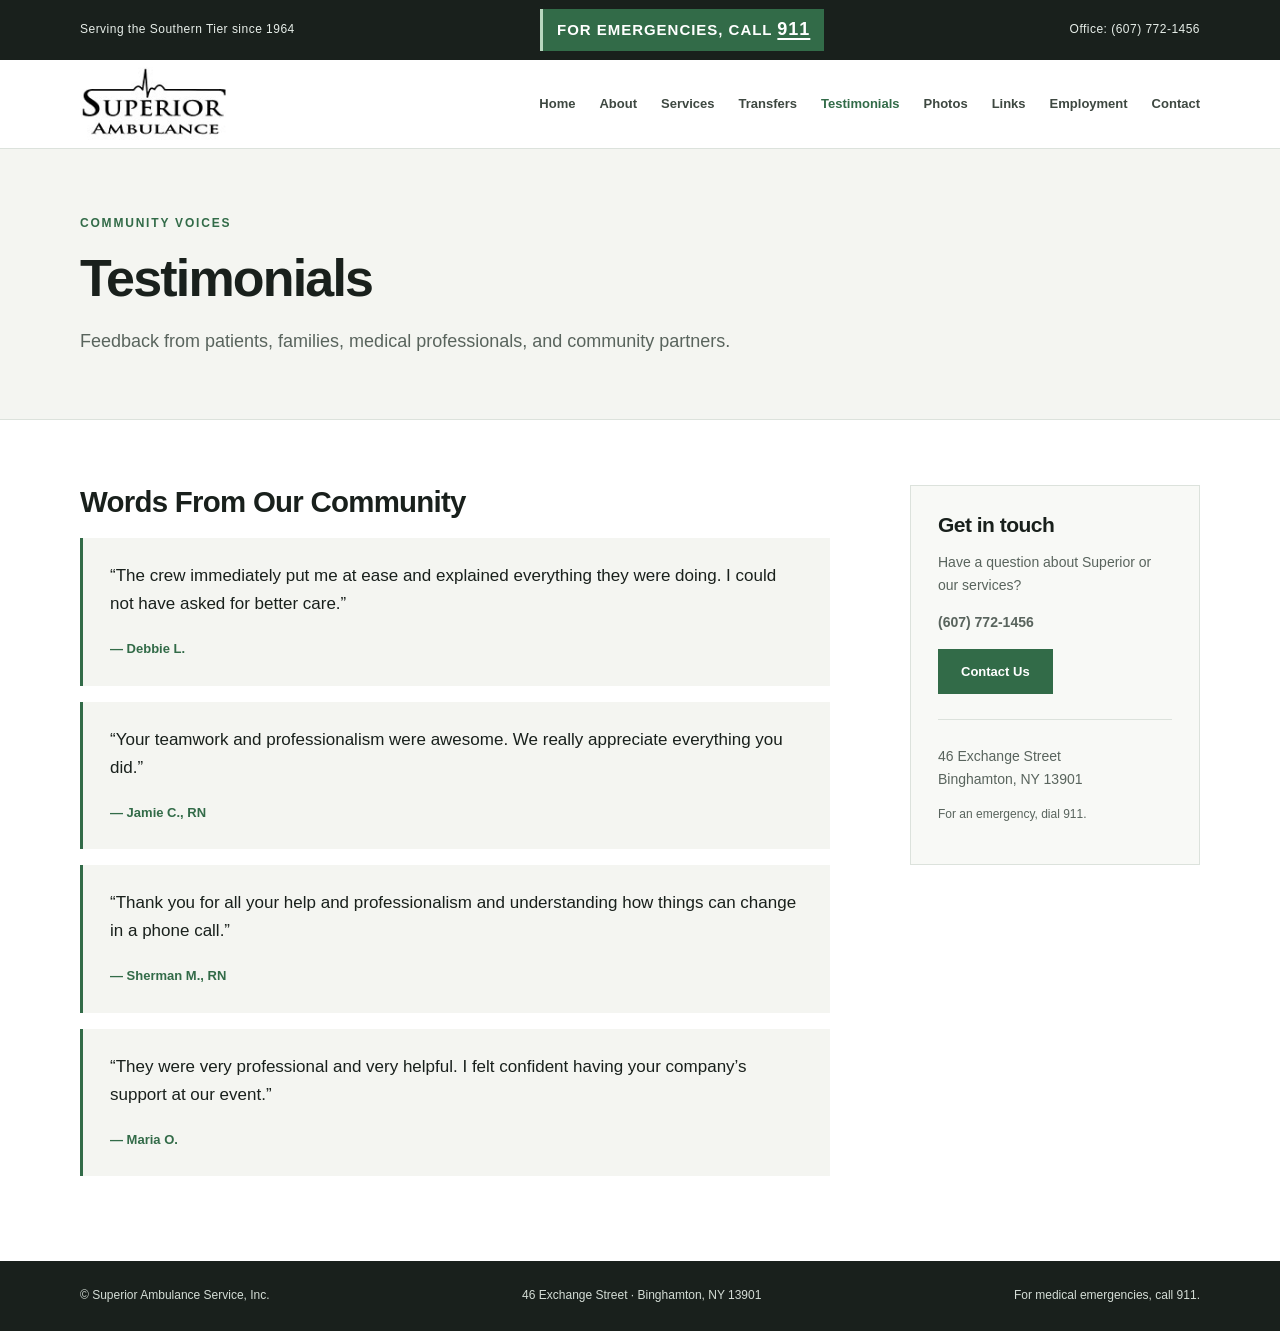
<file: testimonials.html>
<!DOCTYPE html>
<html lang="en">
  <head>
    <meta charset="utf-8" />
    <meta content="width=device-width, initial-scale=1" name="viewport" />
    <meta
      content="Feedback from patients, families, medical professionals, and community partners."
      name="description"
    />
    <title>Testimonials | Superior Ambulance Service</title>
    <link href="styles.css" rel="stylesheet" />
  </head>
  <body>
    <div class="topbar">
      <div class="wrap">
        <span>Serving the Southern Tier since 1964</span>
        <strong class="emergency-notice">
          FOR EMERGENCIES, CALL
          <a href="tel:911">911</a>
        </strong>
        <a class="top-phone" href="tel:+16077721456">Office: (607) 772-1456</a>
      </div>
    </div>
    <header class="site-header">
      <div class="wrap header-inner">
        <a aria-label="Superior Ambulance Service home" class="brand" href="index.html">
          <img class="brand-logo" src="logo.jpg" alt="Superior Ambulance" width="167" height="80" />
        </a>
        <nav aria-label="Main navigation">
          <a href="index.html">Home</a>
          <a href="about.html">About</a>
          <a href="services.html">Services</a>
          <a href="ems-level-of-care.html">Transfers</a>
          <a aria-current="page" class="active" href="testimonials.html">Testimonials</a>
          <a
            href="https://www.facebook.com/superior.ny.ems/photos_stream?tab=photos_albums"
            rel="noopener noreferrer"
            target="_blank"
          >
            Photos
          </a>
          <a href="links.html">Links</a>
          <a href="employment.html">Employment</a>
          <a href="contact.html">Contact</a>
        </nav>
      </div>
    </header>
    <main>
      <section class="page-banner">
        <div class="wrap">
          <p class="eyebrow">COMMUNITY VOICES</p>
          <h1>Testimonials</h1>
          <p class="page-lead">Feedback from patients, families, medical professionals, and community partners.</p>
        </div>
      </section>
      <div class="wrap interior-layout">
        <div class="main-column">
          <section class="content-section">
            <h2>Words From Our Community</h2>
            <div class="quote-grid">
              <blockquote class="testimonial">
                <p>
                  “The crew immediately put me at ease and explained everything they were doing. I could not have asked
                  for better care.”
                </p>
                <cite>— Debbie L.</cite>
              </blockquote>
              <blockquote class="testimonial">
                <p>“Your teamwork and professionalism were awesome. We really appreciate everything you did.”</p>
                <cite>— Jamie C., RN</cite>
              </blockquote>
              <blockquote class="testimonial">
                <p>
                  “Thank you for all your help and professionalism and understanding how things can change in a phone
                  call.”
                </p>
                <cite>— Sherman M., RN</cite>
              </blockquote>
              <blockquote class="testimonial">
                <p>
                  “They were very professional and very helpful. I felt confident having your company’s support at our
                  event.”
                </p>
                <cite>— Maria O.</cite>
              </blockquote>
            </div>
          </section>
        </div>
        <aside class="side-panel">
          <h2>Get in touch</h2>
          <p>Have a question about Superior or our services?</p>
          <p><strong>(607) 772-1456</strong></p>
          <a class="button" href="contact.html">Contact Us</a>
          <hr />
          <p>
            46 Exchange Street
            <br />
            Binghamton, NY 13901
          </p>
          <p class="aside-note">For an emergency, dial 911.</p>
        </aside>
      </div>
    </main>
    <footer>
      <div class="wrap footer-inner">
        <span>© Superior Ambulance Service, Inc.</span>
        <span>46 Exchange Street · Binghamton, NY 13901</span>
        <span>For medical emergencies, call 911.</span>
      </div>
    </footer>
  </body>
</html>
</file>
<file: styles.css>
:root{
    --ink:#19201c;
    --green:#326b48;
    --darkgreen:#234b34;
    --cream:#f4f5f1;
    --muted:#59645d;
    --line:#dce2dc
}
*{
    box-sizing:border-box
}
html{
    scroll-behavior:smooth
}
body{
    margin:0;
    color:var(--ink);
    background:#fff;
    font:16px/1.65 Helvetica,Arial,system-ui,sans-serif
}
a{
    color:inherit
}
.wrap{
    width:min(1120px,calc(100% - 40px));
    margin:auto
}
.topbar{
    background:var(--ink);
    color:#e7eee9;
    font-size:12px;
    letter-spacing:.04em
}
.topbar .wrap{
    display:flex;
    justify-content:space-between;
    padding:7px 0
}
.topbar a{
    text-decoration:none
}
.site-header{
    background:white;
    border-bottom:1px solid var(--line)
}
.header-inner{
    min-height:88px;
    display:flex;
    justify-content:space-between;
    align-items:center;
    gap:24px
}
.brand{
    display:flex;
    align-items:center;
    gap:12px;
    text-decoration:none;
    line-height:1.1
}
.brand-mark{
    width:47px;
    height:47px;
    background:var(--green);
    color:white;
    display:grid;
    place-items:center;
    font:bold 30px Georgia,serif
}
.brand strong{
    display:block;
    font-size:23px;
    letter-spacing:.06em
}
.brand small{
    display:block;
    font-size:10px;
    letter-spacing:.22em;
    margin-top:4px
}
nav{
    display:flex;
    flex-wrap:wrap;
    gap:24px
}
nav a{
    text-decoration:none;
    font-size:13px;
    font-weight:bold;
    color:#3e4841
}
nav a:hover,nav .active{
    color:var(--green)
}
.hero{
    background:var(--cream)
}
.hero-inner{
    display:grid;
    grid-template-columns:1fr 1fr;
    min-height:440px;
    align-items:center;
    gap:45px;
    padding:48px 0
}
.eyebrow{
    font-size:12px;
    font-weight:bold;
    letter-spacing:.15em;
    color:var(--green);
    margin:0 0 15px
}
h1,h2,h3{
    line-height:1.18;
    margin:0
}
h1{
    font-size:clamp(34px,4.1vw,54px);
    letter-spacing:-.035em
}
h2{
    font-size:clamp(27px,3vw,37px);
    letter-spacing:-.025em
}
h3{
    font-size:20px
}
.hero-copy>p:not(.eyebrow){
    max-width:480px;
    color:var(--muted);
    font-size:17px
}
.actions{
    display:flex;
    gap:12px;
    flex-wrap:wrap;
    margin-top:26px
}
.button{
    display:inline-block;
    padding:11px 22px;
    background:var(--green);
    color:#fff;
    text-decoration:none;
    font-size:13px;
    font-weight:bold;
    border:1px solid var(--green)
}
.button:hover{
    background:var(--darkgreen)
}
.button.outline{
    background:transparent;
    color:var(--darkgreen)
}
.button.light{
    background:white;
    color:var(--darkgreen);
    border-color:white
}
.hero-photo{
    height:340px;
    background:linear-gradient(140deg,#a7b6a8,#687e70);
    display:grid;
    place-items:center;
    border-bottom:6px solid var(--green)
}
.hero-photo span{
    color:white;
    font-size:12px;
    letter-spacing:.12em;
    text-align:center;
    padding:20px
}
.intro,.contact{
    display:grid;
    grid-template-columns:1fr 1fr;
    gap:90px;
    padding-top:75px;
    padding-bottom:75px
}
.intro p:not(.eyebrow),.contact p{
    color:var(--muted);
    margin-top:0
}
.text-link{
    font-size:14px;
    font-weight:bold;
    color:var(--green);
    text-decoration:none
}
.text-link:hover{
    text-decoration:underline
}
.services{
    background:#f7f8f5;
    padding:70px 0
}
.services h2{
    max-width:640px
}
.cards{
    display:grid;
    grid-template-columns:repeat(3,1fr);
    gap:18px;
    margin:30px 0
}
.cards article{
    background:white;
    border:1px solid var(--line);
    padding:30px
}
.card-number{
    display:block;
    color:var(--green);
    font-size:12px;
    font-weight:bold;
    margin-bottom:28px
}
.cards p{
    color:var(--muted);
    font-size:14px
}
.join{
    background:var(--darkgreen);
    color:white;
    padding:55px 0
}
.join .eyebrow{
    color:#b4d8bd
}
.join-inner{
    display:flex;
    justify-content:space-between;
    align-items:center;
    gap:35px
}
.join p:not(.eyebrow){
    color:#d8e5db
}
.contact-details{
    border-left:3px solid var(--green);
    padding-left:28px
}
.contact-details p{
    margin:10px 0
}
footer{
    background:var(--ink);
    color:#d4ddd6;
    font-size:12px
}
.footer-inner{
    display:flex;
    justify-content:space-between;
    gap:20px;
    padding:25px 0
}
@media(max-width:850px){
    .header-inner{
        align-items:flex-start;
        flex-direction:column;
        padding:18px 0
    }
    nav{
        gap:12px 20px
    }
    .hero-inner{
        grid-template-columns:1fr
    }
    .hero-photo{
        height:260px
    }
    .intro,.contact{
        gap:30px
    }
}
@media(max-width:620px){
    .intro,.contact,.cards{
        grid-template-columns:1fr
    }
    .intro,.contact{
        padding-top:50px;
        padding-bottom:50px
    }
    .join-inner,.footer-inner{
        align-items:flex-start;
        flex-direction:column
    }
    .hero-inner{
        padding:35px 0
    }
    .brand strong{
        font-size:20px
    }
}
/* Shared interior pages */
 nav a[aria-current="page"]{
    color:var(--green)
}
nav a:focus-visible,.button:focus-visible,.inline-link:focus-visible{
    outline:3px solid #7bac83;
    outline-offset:3px
}
.page-banner{
    background:var(--cream);
    border-bottom:1px solid var(--line);
    padding:65px 0 62px
}
.page-banner h1{
    font-size:clamp(36px,4.2vw,52px)
}
.page-lead{
    font-size:18px;
    color:var(--muted);
    max-width:710px;
    margin:17px 0 0
}
.interior-layout{
    display:grid;
    grid-template-columns:minmax(0,1fr) 290px;
    gap:80px;
    padding-top:65px;
    padding-bottom:85px;
    align-items:start
}
.content-section{
    padding:0 0 36px;
    margin:0 0 38px;
    border-bottom:1px solid var(--line);
    scroll-margin-top:20px
}
.content-section:last-child{
    border-bottom:0;
    margin-bottom:0;
    padding-bottom:0
}
.content-section h2{
    font-size:clamp(25px,2.3vw,32px);
    margin-bottom:19px
}
.content-section p{
    color:var(--muted);
    margin:0 0 17px;
    max-width:780px
}
.inline-link,.resource-list a{
    color:var(--green);
    font-weight:700
}
.side-panel{
    border:1px solid var(--line);
    padding:27px;
    background:#f8f9f6
}
.side-panel h2{
    font-size:21px;
    margin-bottom:14px
}
.side-panel p{
    font-size:14px;
    color:var(--muted)
}
.side-panel hr{
    border:0;
    border-top:1px solid var(--line);
    margin:25px 0
}
.aside-note{
    font-size:12px!important
}
.check-list{
    padding-left:21px;
    line-height:2
}
.check-list li::marker{
    color:var(--green)
}
.quote-grid{
    display:grid;
    gap:16px
}
.testimonial{
    margin:0;
    border-left:3px solid var(--green);
    background:var(--cream);
    padding:24px 27px
}
.testimonial p{
    font-size:17px;
    color:var(--ink)
}
.testimonial cite{
    font-size:13px;
    font-style:normal;
    font-weight:700;
    color:var(--green)
}
.resource-list{
    list-style:none;
    padding:0
}
.resource-list li{
    padding:13px 0;
    border-bottom:1px solid var(--line)
}
.resource-list a{
    text-decoration:none
}
.resource-list a:hover{
    text-decoration:underline
}
.callout{
    background:var(--cream);
    border:1px solid var(--line);
    padding:27px;
    margin-top:30px
}
.callout h3{
    margin-bottom:12px
}
.contact-phone{
    font-size:21px;
    font-weight:700;
    color:var(--green);
    text-decoration:none
}
@media(max-width:850px){
    .interior-layout{
        grid-template-columns:1fr;
        gap:25px;
        padding-top:45px
    }
    .side-panel{
        max-width:560px
    }
    .page-banner{
        padding:50px 0
    }
}
@media(max-width:620px){
    .interior-layout{
        padding-bottom:55px
    }
    .page-lead{
        font-size:16px
    }
    nav{
        row-gap:8px
    }
}
 .topbar .wrap{
    align-items:center;
    gap:16px;
    flex-wrap:wrap;
    justify-content:space-between;
    padding:9px 0
}
 .emergency-notice{
    font-size:15px;
    font-weight:800;
    letter-spacing:.065em;
    color:#fff;
    background:#326b48;
    padding:6px 14px;
    border-left:3px solid #b8d8bf;
    text-transform:uppercase
}
 .emergency-notice a{
    color:#fff;
    text-decoration:underline;
    text-decoration-thickness:2px;
    text-underline-offset:3px;
    font-size:18px
}
 .top-phone{
    white-space:nowrap
}
 @media(max-width:700px){
    .topbar .wrap{
        justify-content:center;
        text-align:center
    }
    .emergency-notice{
        order:-1;
        width:100%;
        font-size:14px
    }
    .transfer-layout{
        padding-top:26px
    }
    .transfer-card{
        min-height:290px
    }
    .transfer-card .actions .gap{
        flex-basis:100%;
        height:0
    }
}
 .brand-logo{
    display:block;
    width:150px;
    height:auto;
    max-width:100%
}
.brand{
    flex-shrink:0
}
.header-inner{
    gap:22px
}
@media(max-width:620px){
    .brand-logo{
        width:135px
    }
}
 .transfer-layout{
    max-width:820px;
    padding-top:42px;
    padding-bottom:80px
}
 .transfer-intro{
    border-left:3px solid var(--green);
    padding:10px 18px;
    margin:0 0 26px;
    background:var(--cream);
    color:var(--muted);
    font-size:14px
}
 .transfer-card{
    background:#fff;
    border:1px solid var(--line);
    border-top:4px solid var(--green);
    padding:clamp(24px,4vw,42px);
    min-height:275px
}
 .t{
    display:none
}
 .panel{
    display:none
}
 :root:not(:has(.t:target)) #p1,:root:has(#q1:target) #p1,:root:has(#q2:target) #p2,:root:has(#q3:target) #p3,:root:has(#q4:target) #p4,:root:has(#q5:target) #p5,:root:has(#q6:target) #p6,:root:has(#r1:target) #pr1,:root:has(#r2:target) #pr2,:root:has(#r3:target) #pr3,:root:has(#r4:target) #pr4,:root:has(#r5:target) #pr5,:root:has(#r6:target) #pr6,:root:has(#r7:target) #pr7{
    display:block
}
 .transfer-card .step{
    font-size:12px;
    letter-spacing:.11em;
    color:var(--green);
    font-style:normal;
    font-weight:700;
    text-transform:uppercase;
    margin:0 0 20px
}
 .transfer-card .q{
    font-size:clamp(20px,2.6vw,27px);
    font-weight:700;
    line-height:1.35;
    max-width:640px;
    margin:0 0 34px
}
 .transfer-card .result{
    font-size:clamp(23px,3vw,31px);
    font-weight:700;
    line-height:1.25;
    margin:0 0 14px
}
 .transfer-card .note{
    color:var(--muted);
    margin:0 0 34px;
    font-size:16px
}
 .transfer-card .actions{
    display:flex;
    align-items:center;
    gap:10px;
    flex-wrap:wrap;
    margin:0
}
 .transfer-card .actions .gap{
    flex:1
}
 .transfer-btn{
    display:inline-block;
    text-decoration:none;
    padding:10px 24px;
    background:var(--green);
    border:1px solid var(--green);
    color:#fff;
    font-weight:700;
    font-size:14px
}
 .transfer-btn:hover{
    background:var(--darkgreen);
    border-color:var(--darkgreen)
}
 .transfer-btn[href^="#q"],.transfer-btn.secondary{
    background:#fff;
    color:var(--green);
    border-color:var(--green)
}
 .transfer-btn[href^="#q"]:hover,.transfer-btn.secondary:hover{
    background:var(--cream)
}
 .transfer-btn.off{
    color:#95a39a;
    background:#f8f9f6;
    border-color:var(--line);
    pointer-events:none
}
 .transfer-btn:focus-visible{
    outline:3px solid #83b28f;
    outline-offset:3px
 }
 .transfer-details{
    border:1px solid var(--line);
    background:var(--cream);
    margin:5% 0 26px
}
.transfer-details summary{
    cursor:pointer;
    padding:12px 16px;
    font-weight:700;
    color:var(--darkgreen);
    list-style-position:inside
}
 .transfer-details summary:hover{
    background:#e9eee7
}
 .transfer-details summary:focus-visible{
    outline:3px solid #83b28f;
    outline-offset:2px
}
 .transfer-details-content{
    border-top:1px solid var(--line);
    background:#fff;
    padding:14px 20px;
    min-height:72px
}
 .transfer-details-content ul{
    margin:0;
    padding-left:22px
}
 .transfer-details-content li+li{
    margin-top:8px
}
</file>
